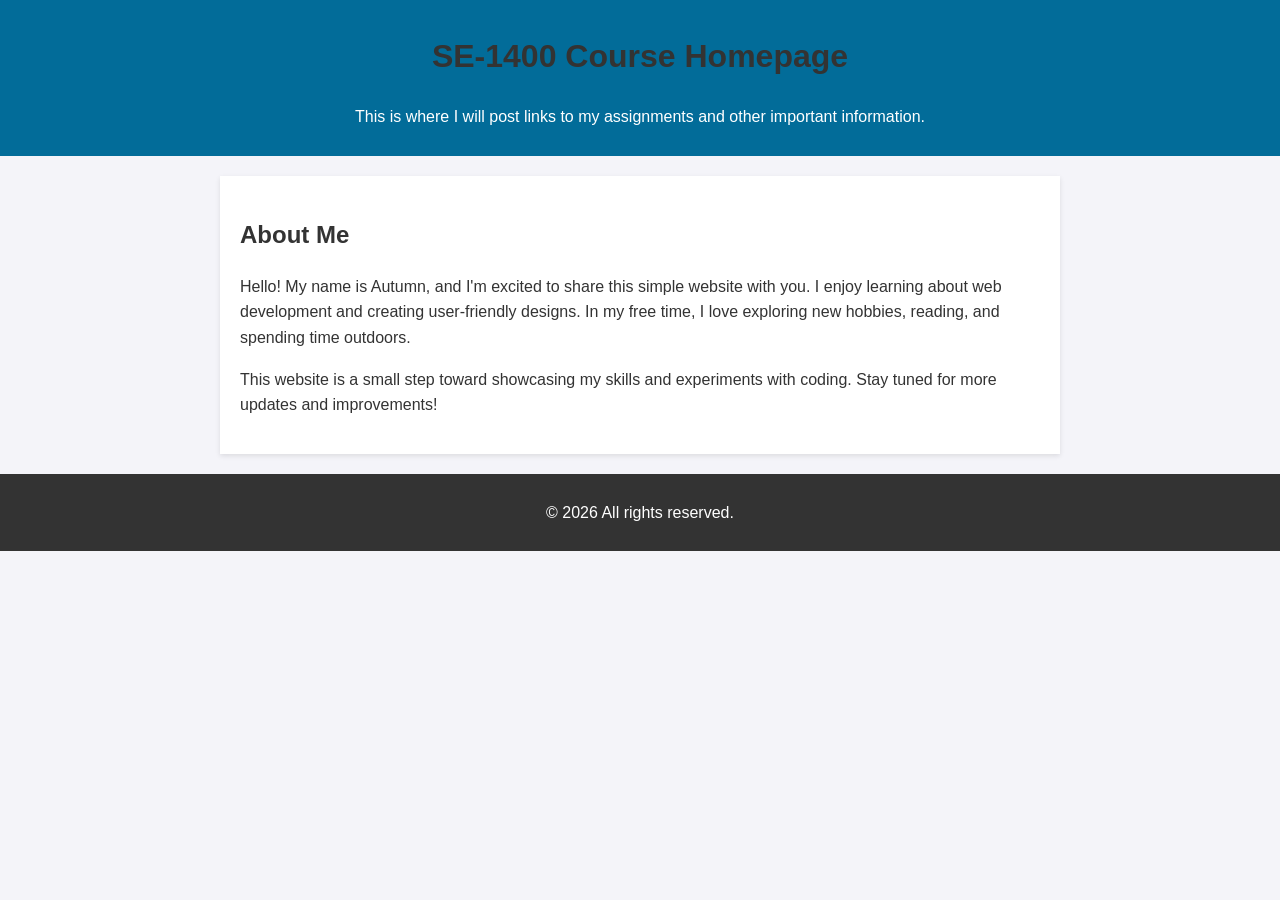
<file: milestone1/index.html>
<!DOCTYPE html>
<html lang="en">

<head>
    <meta charset="UTF-8">
    <meta name="viewport" content="width=device-width, initial-scale=1.0">
    <meta name="robots" content="noindex, nofollow">
    <title>SE1400 Assignmnet Files</title>
    <style>
        body {
            font-family: Arial, sans-serif;
            line-height: 1.6;
            margin: 0;
            padding: 0;
            background-color: #f4f4f9;
            color: #333;
        }

        header {
            background: #026c99;
            color: white;
            padding: 10px 0;
            text-align: center;
        }

        section {
            max-width: 800px;
            margin: 20px auto;
            padding: 20px;
            background: white;
            box-shadow: 0 2px 5px rgba(0, 0, 0, 0.1);
        }

        h1,
        h2 {
            color: #333;
        }

        ul {
            list-style: none;
            padding: 0;
        }

        ul li {
            margin: 5px 0;
        }

        ul li a {
            color: #026c99;
            text-decoration: none;
            font-weight: bold;
        }

        ul li a:hover {
            text-decoration: underline;
        }

        footer {
            text-align: center;
            padding: 10px;
            margin-top: 20px;
            background: #333;
            color: white;
        }
    </style>
</head>

<body>
    <header>
        <h1>SE-1400 Course Homepage</h1>
        <p>This is where I will post links to my assignments and other important information.</p>
    </header>
    <section>
        <h2>About Me</h2>
        <p>Hello! My name is Autumn, and I'm excited to share this simple website with you. I enjoy learning about
            web development and creating user-friendly designs. In my free time, I love exploring new hobbies, reading,
            and spending time outdoors.</p>
        <p>This website is a small step toward showcasing my skills and experiments with coding. Stay tuned for more
            updates and improvements!</p>
    </section>
    <footer>
        <p>&copy; <span id="currentYear"></span> All rights reserved.</p>
    </footer>
    <script>
        document.getElementById('currentYear').textContent = new Date().getFullYear();
    </script>
</body>

</html>
</file>
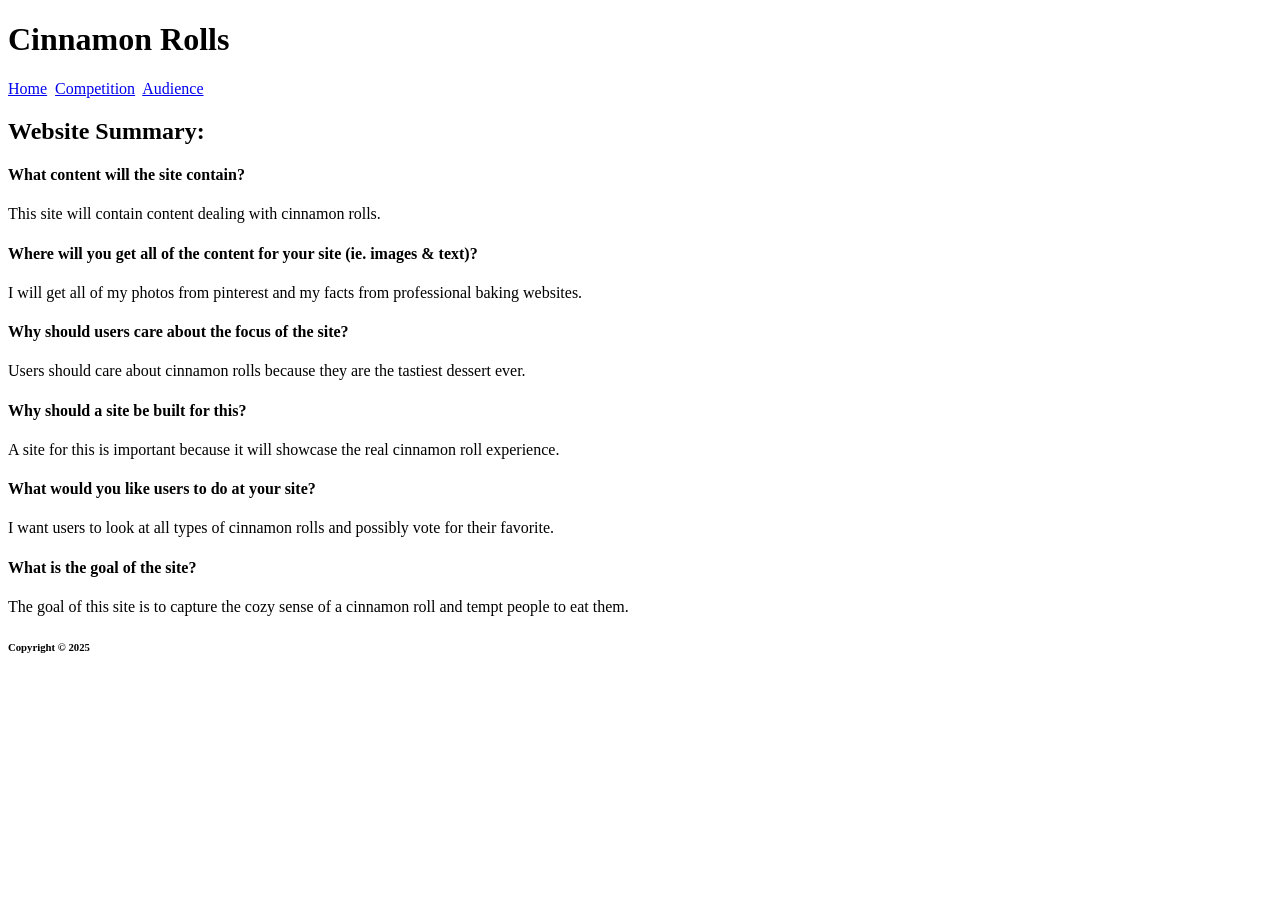
<file: milestone2/index.html>
<!DOCTYPE html>
<html dir="ltr" lang="en">

<head>
    <meta charset="UTF-8">
    <meta name="robots" content="noindex, nofollow">
    <title>Cinnamon Rolls</title>
</head>

<body>
    <header>
        <h1>
            Cinnamon Rolls
        </h1>
    </header>
    <nav>
        <a href="index.html">Home</a>&nbsp;            
        <a href="competition.html">Competition</a>&nbsp;
        <a href="audience.html">Audience</a>&nbsp;

    </nav>
    <main>
        <h2>Website Summary:</h2>
        <h4>What content will the site contain?</h4>
        <p>This site will contain content dealing with cinnamon rolls.</p>
        <h4>Where will you get all of the content for your site (ie. images & text)?</h4>
        <p>I will get all of my photos from pinterest and my facts from professional baking websites.</p>
        <h4>Why should users care about the focus of the site?</h4>
        <p>Users should care about cinnamon rolls because they are the tastiest dessert ever.</p>
        <h4>Why should a site be built for this?</h4>
        <p>A site for this is important because it will showcase the real cinnamon roll experience.</p>
        <h4>What would you like users to do at your site?</h4>
        <p>I want users to look at all types of cinnamon rolls and possibly vote for their favorite.</p>
        <h4>What is the goal of the site?</h4>
        <p>The goal of this site is to capture the cozy sense of a cinnamon roll and tempt people to eat them.</p>
    </main>
</body>

<footer>
    <h6>Copyright &copy 2025</h6>
</footer>

</html>
</file>
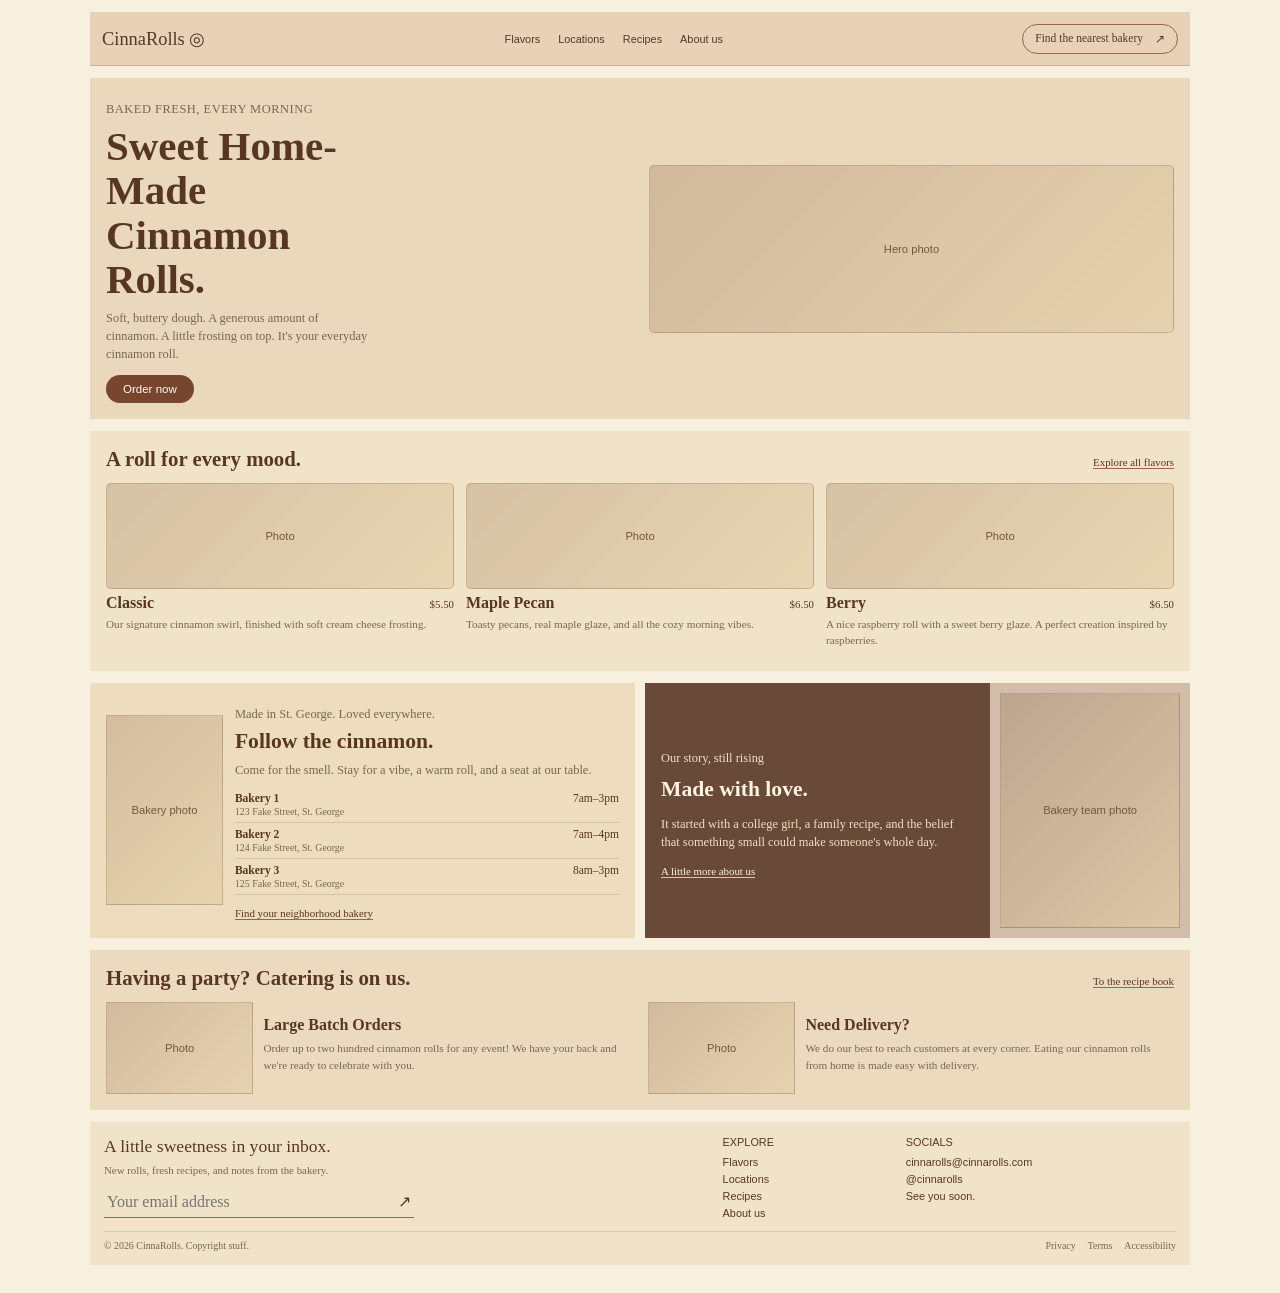
<file: milestone3/index.html>
<!doctype html>
<html lang="en">

<head>
    <meta charset="utf-8">
    <meta name="viewport" content="width=device-width, initial-scale=1">
    <title>CinnaRolls | Homepage Wireframe</title>
    <link rel="stylesheet" href="style.css">
</head>

<body>
    <div class="page-grid">
        <header class="site-header">
            <a class="wordmark" href="#" aria-label="CinnaRolls home">CinnaRolls <span>◎</span></a>
            <nav class="site-nav" aria-label="Main navigation">
                <a href="#flavors">Flavors</a>
                <a href="#locations">Locations</a>
                <a href="#recipes">Recipes</a>
                <a href="#story">About us</a>
            </nav>
            <a class="location-link" href="#locations">Find the nearest bakery <span aria-hidden="true">↗</span></a>
        </header>

        <main class="main-content">
            <section class="hero" aria-labelledby="hero-title">
                <div class="hero-copy">
                    <p class="top-header">Baked fresh, every morning</p>
                    <h1 id="hero-title">Sweet Home-Made Cinnamon Rolls.</h1>
                    <p>Soft, buttery dough. A generous amount of cinnamon. A little frosting on top. It's your everyday
                        cinnamon roll.</p>
                    <a class="button-link" href="#flavors">Order now</a>
                </div>
                <div class="photo-placeholder hero-photo" role="img" aria-label="Cinnamon rolls photo placeholder">
                    <span>Hero photo</span>
                </div>
            </section>

            <section class="flavors" id="flavors" aria-labelledby="flavors-title">
                <div class="section-heading">
                    <h2 id="flavors-title">A roll for every mood.</h2>
                    <a href="#flavors">Explore all flavors</a>
                </div>
                <div class="flavor-list">
                    <article class="flavor-card">
                        <div class="photo-placeholder flavor-photo" role="img"
                            aria-label="Classic cinnamon roll photo placeholder"><span>Photo</span></div>
                        <div class="card-title">
                            <h3>Classic</h3><span>$5.50</span>
                        </div>
                        <p>Our signature cinnamon swirl, finished with soft cream cheese frosting.</p>
                    </article>
                    <article class="flavor-card">
                        <div class="photo-placeholder flavor-photo" role="img"
                            aria-label="Maple pecan cinnamon roll photo placeholder"><span>Photo</span></div>
                        <div class="card-title">
                            <h3>Maple Pecan</h3><span>$6.50</span>
                        </div>
                        <p>Toasty pecans, real maple glaze, and all the cozy morning vibes.</p>
                    </article>
                    <article class="flavor-card">
                        <div class="photo-placeholder flavor-photo" role="img"
                            aria-label="Berry cinnamon roll photo placeholder"><span>Photo</span></div>
                        <div class="card-title">
                            <h3>Berry</h3><span>$6.50</span>
                        </div>
                        <p>A nice raspberry roll with a sweet berry glaze. A perfect creation inspired by raspberries.
                        </p>
                    </article>
                </div>
            </section>

            <section class="locations" id="locations" aria-labelledby="locations-title">
                <div class="photo-placeholder location-photo" role="img" aria-label="Bakery interior photo placeholder">
                    <span>Bakery photo</span></div>
                <div class="location-copy">
                    <p class="eyebrow">Made in St. George. Loved everywhere.</p>
                    <h2 id="locations-title">Follow the cinnamon.</h2>
                    <p>Come for the smell. Stay for a vibe, a warm roll, and a seat at our table.</p>
                    <ul class="bakery-list">
                        <li><strong>Bakery 1</strong><span>7am–3pm</span><small>123 Fake Street, St. George</small></li>
                        <li><strong>Bakery 2</strong><span>7am–4pm</span><small>124 Fake Street, St. George</small></li>
                        <li><strong>Bakery 3</strong><span>8am–3pm</span><small>125 Fake Street, St. George</small></li>
                    </ul>
                    <a href="#locations">Find your neighborhood bakery</a>
                </div>
            </section>

            <section class="story" id="story" aria-labelledby="story-title">
                <div class="story-copy">
                    <p class="eyebrow">Our story, still rising</p>
                    <h2 id="story-title">Made with love.</h2>
                    <p>It started with a college girl, a family recipe, and the belief that something small could make
                        someone's whole day.</p>
                    <a href="#story">A little more about us</a>
                </div>
                <div class="photo-placeholder story-photo" role="img" aria-label="Bakers at work photo placeholder">
                    <span>Bakery team photo</span></div>
            </section>

            <section class="catering" id="recipes" aria-labelledby="catering-title">
                <div class="section-heading">
                    <h2 id="catering-title">Having a party? Catering is on us.</h2>
                    <a href="#recipes">To the recipe book</a>
                </div>
                <div class="catering-list">
                    <article class="catering-card">
                        <div class="photo-placeholder catering-photo" role="img"
                            aria-label="Catering order photo placeholder"><span>Photo</span></div>
                        <div>
                            <h3>Large Batch Orders</h3>
                            <p>Order up to two hundred cinnamon rolls for any event! We have your back and we're ready
                                to celebrate with you.</p>
                        </div>
                    </article>
                    <article class="catering-card">
                        <div class="photo-placeholder catering-photo" role="img"
                            aria-label="Freshly baked rolls photo placeholder"><span>Photo</span></div>
                        <div>
                            <h3>Need Delivery?</h3>
                            <p>We do our best to reach customers at every corner. Eating our cinnamon rolls from home is
                                made easy with delivery.</p>
                        </div>
                    </article>
                </div>
            </section>
        </main>

        <footer class="site-footer">
            <div class="newsletter">
                <h2>A little sweetness in your inbox.</h2>
                <p>New rolls, fresh recipes, and notes from the bakery.</p>
                <form action="#" method="get">
                    <label class="visually-hidden" for="email">Your email address</label>
                    <input id="email" name="email" type="email" placeholder="Your email address">
                    <button type="submit" aria-label="Subscribe">↗</button>
                </form>
            </div>
            <nav class="footer-nav" aria-label="Explore">
                <h2>Explore</h2>
                <a href="#flavors">Flavors</a>
                <a href="#locations">Locations</a>
                <a href="#recipes">Recipes</a>
                <a href="#story">About us</a>
            </nav>
            <div class="social-links">
                <h2>Socials</h2>
                <a href="mailto:hello@cinnarolls.com">cinnarolls@cinnarolls.com</a>
                <a href="#social">@cinnarolls</a>
                <span>See you soon.</span>
            </div>
            <div class="legal">
                <span>© 2026 CinnaRolls. Copyright stuff.</span>
                <div><a href="#privacy">Privacy</a><a href="#terms">Terms</a><a href="#accessibility">Accessibility</a>
                </div>
            </div>
        </footer>
    </div>
</body>

</html>
</file>
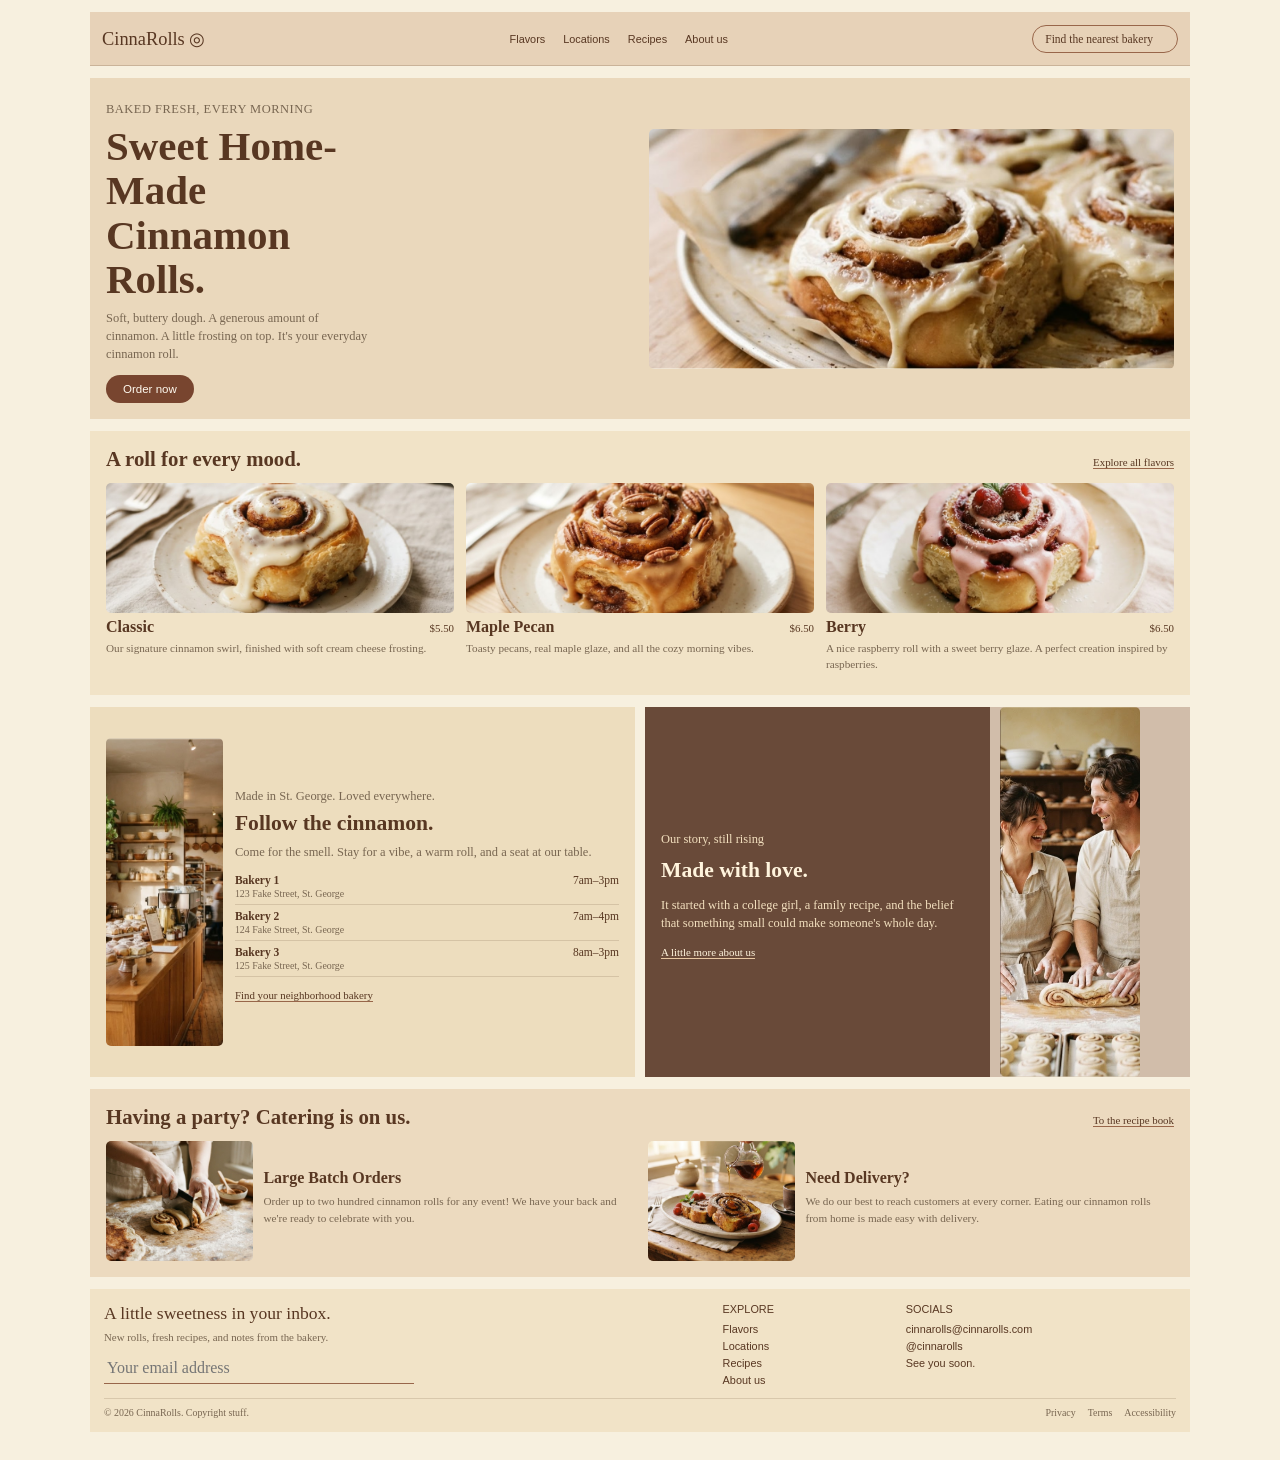
<file: milestone5/index.html>
<!doctype html>
<html lang="en">

<head>
    <meta charset="utf-8">
    <meta name="viewport" content="width=device-width, initial-scale=1">
    <title>CinnaRolls | Homepage Wireframe</title>
    <link rel="stylesheet" href="style.css">
</head>

<body>
    <div class="page-grid">
        <header class="site-header">
            <a class="wordmark" href="#" aria-label="CinnaRolls home">CinnaRolls <span>◎</span></a>
            <nav class="site-nav" aria-label="Main navigation">
                <a href="#flavors">Flavors</a>
                <a href="#locations">Locations</a>
                <a href="#recipes">Recipes</a>
                <a href="#story">About us</a>
            </nav>
            <a class="location-link" href="#locations">Find the nearest bakery <span aria-hidden="true"></span></a>
        </header>

        <main class="main-content">
            <section class="hero" aria-labelledby="hero-title">
                <div class="hero-copy">
                    <p class="top-header">Baked fresh, every morning</p>
                    <h1 id="hero-title">Sweet Home-Made Cinnamon Rolls.</h1>
                    <p>Soft, buttery dough. A generous amount of cinnamon. A little frosting on top. It's your everyday
                        cinnamon roll.</p>
                    <a class="button-link" href="#flavors">Order now</a>
                </div>
                <img class="hero-photo" src="images/TopCinnamonRoll.png" alt="Fresh cinnamon roll with frosting.">
            </section>

            <section class="flavors" id="flavors" aria-labelledby="flavors-title">
                <div class="section-heading">
                    <h2 id="flavors-title">A roll for every mood.</h2>
                    <a href="#flavors">Explore all flavors</a>
                </div>
                <div class="flavor-list">
                    <article class="flavor-card">
                        <img class="flavor-photo" src="images/ClassicRolls.png" alt="Classic cinnamon roll photo">
                        <div class="card-title">
                            <h3>Classic</h3><span>$5.50</span>
                        </div>
                        <p>Our signature cinnamon swirl, finished with soft cream cheese frosting.</p>
                    </article>
                    <article class="flavor-card">
                        <img class="flavor-photo" src="images/MaplePecan.png" alt="Maple pecan cinnamon roll photo">
                        <div class="card-title">
                            <h3>Maple Pecan</h3><span>$6.50</span>
                        </div>
                        <p>Toasty pecans, real maple glaze, and all the cozy morning vibes.</p>
                    </article>
                    <article class="flavor-card">
                        <img class="flavor-photo" src="images/BerryRoll.png" alt="Berry cinnamon roll photo">
                        <div class="card-title">
                            <h3>Berry</h3><span>$6.50</span>
                        </div>
                        <p>A nice raspberry roll with a sweet berry glaze. A perfect creation inspired by raspberries.
                        </p>
                    </article>
                </div>
            </section>

            <section class="locations" id="locations" aria-labelledby="locations-title">
                <img class="location-photo" src="images/Bakery.png" alt="Bakery interior photo.">
                <div class="location-copy">
                    <p class="eyebrow">Made in St. George. Loved everywhere.</p>
                    <h2 id="locations-title">Follow the cinnamon.</h2>
                    <p>Come for the smell. Stay for a vibe, a warm roll, and a seat at our table.</p>
                    <ul class="bakery-list">
                        <li><strong>Bakery 1</strong><span>7am–3pm</span><small>123 Fake Street, St. George</small></li>
                        <li><strong>Bakery 2</strong><span>7am–4pm</span><small>124 Fake Street, St. George</small></li>
                        <li><strong>Bakery 3</strong><span>8am–3pm</span><small>125 Fake Street, St. George</small></li>
                    </ul>
                    <a href="#locations">Find your neighborhood bakery</a>
                </div>
            </section>

            <section class="story" id="story" aria-labelledby="story-title">
                <div class="story-copy">
                    <p class="eyebrow">Our story, still rising</p>
                    <h2 id="story-title">Made with love.</h2>
                    <p>It started with a college girl, a family recipe, and the belief that something small could make
                        someone's whole day.</p>
                    <a href="#story">A little more about us</a>
                </div>
                <img class="story-photo" src="images/FamilyCinnamonRoll.png" alt="Bakers at work photo">
            </section>

            <section class="catering" id="recipes" aria-labelledby="catering-title">
                <div class="section-heading">
                    <h2 id="catering-title">Having a party? Catering is on us.</h2>
                    <a href="#recipes">To the recipe book</a>
                </div>
                <div class="catering-list">
                    <article class="catering-card">
                        <img class="catering-photo" src="images/CuttingRolls.png" alt="Large batch orders photo">
                        <div>
                            <h3>Large Batch Orders</h3>
                            <p>Order up to two hundred cinnamon rolls for any event! We have your back and we're ready
                                to celebrate with you.</p>
                        </div>
                    </article>
                    <article class="catering-card">
                        <img class="catering-photo" src="images/FrenchToast.png" alt="Freshly baked rolls photo">
                        <div>
                            <h3>Need Delivery?</h3>
                            <p>We do our best to reach customers at every corner. Eating our cinnamon rolls from home is
                                made easy with delivery.</p>
                        </div>
                    </article>
                </div>
            </section>
        </main>

        <footer class="site-footer">
            <div class="newsletter">
                <h2>A little sweetness in your inbox.</h2>
                <p>New rolls, fresh recipes, and notes from the bakery.</p>
                <form action="#" method="get">
                    <label class="visually-hidden" for="email">Your email address</label>
                    <input id="email" name="email" type="email" placeholder="Your email address">
                    <button type="submit" aria-label="Subscribe"></button>
                </form>
            </div>
            <nav class="footer-nav" aria-label="Explore">
                <h2>Explore</h2>
                <a href="#flavors">Flavors</a>
                <a href="#locations">Locations</a>
                <a href="#recipes">Recipes</a>
                <a href="#story">About us</a>
            </nav>
            <div class="social-links">
                <h2>Socials</h2>
                <a href="mailto:hello@cinnarolls.com">cinnarolls@cinnarolls.com</a>
                <a href="#social">@cinnarolls</a>
                <span>See you soon.</span>
            </div>
            <div class="legal">
                <span>© 2026 CinnaRolls. Copyright stuff.</span>
                <div><a href="#privacy">Privacy</a><a href="#terms">Terms</a><a href="#accessibility">Accessibility</a>
                </div>
            </div>
        </footer>
    </div>
</body>

</html>
</file>
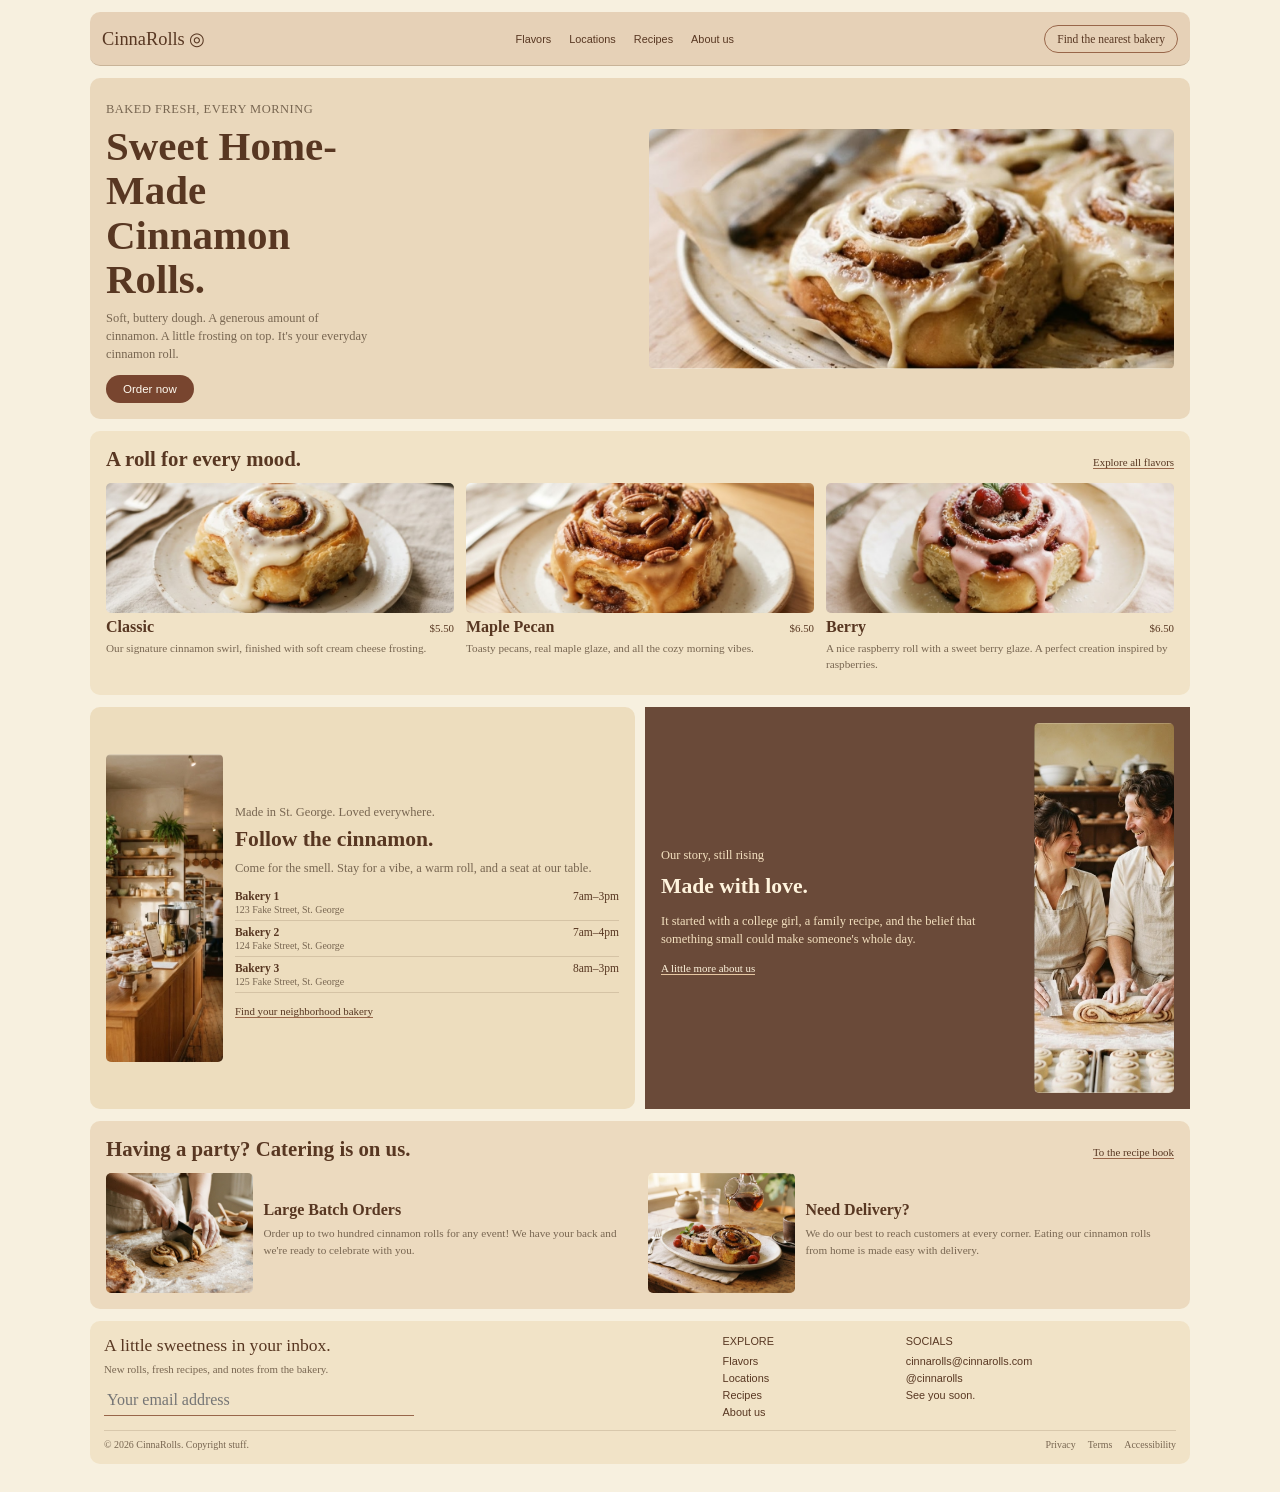
<file: milestone6/index.html>
<!doctype html>
<html lang="en">

<head>
    <meta charset="utf-8">
    <meta name="viewport" content="width=device-width, initial-scale=1">
    <title>CinnaRolls | Homepage Wireframe</title>
    <link rel="stylesheet" href="style.css">
    <script src="menu.js" defer></script>
</head>

<body>
    <div class="page-grid">
        <header class="site-header">
            <a class="wordmark" href="#" aria-label="CinnaRolls home">CinnaRolls <span>◎</span></a>
            <button class="menu-toggle" type="button" aria-label="Open navigation" aria-expanded="false"
                aria-controls="site-nav">
                <span class="menu-icon" aria-hidden="true"></span>
            </button>
            <nav class="site-nav" id="site-nav" aria-label="Main navigation">
                <a href="#flavors">Flavors</a>
                <a href="#locations">Locations</a>
                <a href="#recipes">Recipes</a>
                <a href="#story">About us</a>
            </nav>
            <a class="location-link" href="#locations">Find the nearest bakery</a>
        </header>

        <main class="main-content">
            <section class="hero" aria-labelledby="hero-title">
                <div class="hero-copy">
                    <p class="top-header">Baked fresh, every morning</p>
                    <h1 id="hero-title">Sweet Home-Made Cinnamon Rolls.</h1>
                    <p>Soft, buttery dough. A generous amount of cinnamon. A little frosting on top. It's your everyday
                        cinnamon roll.</p>
                    <a class="button-link" href="#flavors">Order now</a>
                </div>
                <img class="hero-photo" src="images/TopCinnamonRoll.png" alt="Fresh cinnamon roll with frosting.">
            </section>

            <section class="flavors" id="flavors" aria-labelledby="flavors-title">
                <div class="section-heading">
                    <h2 id="flavors-title">A roll for every mood.</h2>
                    <a href="#flavors">Explore all flavors</a>
                </div>
                <div class="flavor-list">
                    <article class="flavor-card">
                        <img class="flavor-photo" src="images/ClassicRolls.png" alt="Classic cinnamon roll photo">
                        <div class="card-title">
                            <h3>Classic</h3><span>$5.50</span>
                        </div>
                        <p>Our signature cinnamon swirl, finished with soft cream cheese frosting.</p>
                    </article>
                    <article class="flavor-card">
                        <img class="flavor-photo" src="images/MaplePecan.png" alt="Maple pecan cinnamon roll photo">
                        <div class="card-title">
                            <h3>Maple Pecan</h3><span>$6.50</span>
                        </div>
                        <p>Toasty pecans, real maple glaze, and all the cozy morning vibes.</p>
                    </article>
                    <article class="flavor-card">
                        <img class="flavor-photo" src="images/BerryRoll.png" alt="Berry cinnamon roll photo">
                        <div class="card-title">
                            <h3>Berry</h3><span>$6.50</span>
                        </div>
                        <p>A nice raspberry roll with a sweet berry glaze. A perfect creation inspired by raspberries.
                        </p>
                    </article>
                </div>
            </section>

            <section class="locations" id="locations" aria-labelledby="locations-title">
                <img class="location-photo" src="images/Bakery.png" alt="Bakery interior photo.">
                <div class="location-copy">
                    <p class="eyebrow">Made in St. George. Loved everywhere.</p>
                    <h2 id="locations-title">Follow the cinnamon.</h2>
                    <p>Come for the smell. Stay for a vibe, a warm roll, and a seat at our table.</p>
                    <ul class="bakery-list">
                        <li><strong>Bakery 1</strong><span>7am–3pm</span><small>123 Fake Street, St. George</small></li>
                        <li><strong>Bakery 2</strong><span>7am–4pm</span><small>124 Fake Street, St. George</small></li>
                        <li><strong>Bakery 3</strong><span>8am–3pm</span><small>125 Fake Street, St. George</small></li>
                    </ul>
                    <a href="#locations">Find your neighborhood bakery</a>
                </div>
            </section>

            <section class="story" id="story" aria-labelledby="story-title">
                <div class="story-copy">
                    <p class="eyebrow">Our story, still rising</p>
                    <h2 id="story-title">Made with love.</h2>
                    <p>It started with a college girl, a family recipe, and the belief that something small could make
                        someone's whole day.</p>
                    <a href="#story">A little more about us</a>
                </div>
                <img class="story-photo" src="images/FamilyCinnamonRoll.png" alt="Bakers at work photo">
            </section>

            <section class="catering" id="recipes" aria-labelledby="catering-title">
                <div class="section-heading">
                    <h2 id="catering-title">Having a party? Catering is on us.</h2>
                    <a href="#recipes">To the recipe book</a>
                </div>
                <div class="catering-list">
                    <article class="catering-card">
                        <img class="catering-photo" src="images/CuttingRolls.png" alt="Large batch orders photo">
                        <div>
                            <h3>Large Batch Orders</h3>
                            <p>Order up to two hundred cinnamon rolls for any event! We have your back and we're ready
                                to celebrate with you.</p>
                        </div>
                    </article>
                    <article class="catering-card">
                        <img class="catering-photo" src="images/FrenchToast.png" alt="Freshly baked rolls photo">
                        <div>
                            <h3>Need Delivery?</h3>
                            <p>We do our best to reach customers at every corner. Eating our cinnamon rolls from home is
                                made easy with delivery.</p>
                        </div>
                    </article>
                </div>
            </section>
        </main>

        <footer class="site-footer">
            <div class="newsletter">
                <h2>A little sweetness in your inbox.</h2>
                <p>New rolls, fresh recipes, and notes from the bakery.</p>
                <form action="#" method="get">
                    <label class="visually-hidden" for="email">Your email address</label>
                    <input id="email" name="email" type="email" placeholder="Your email address">
                    <button type="submit" aria-label="Subscribe"></button>
                </form>
            </div>
            <nav class="footer-nav" aria-label="Explore">
                <h2>Explore</h2>
                <a href="#flavors">Flavors</a>
                <a href="#locations">Locations</a>
                <a href="#recipes">Recipes</a>
                <a href="#story">About us</a>
            </nav>
            <div class="social-links">
                <h2>Socials</h2>
                <a href="mailto:hello@cinnarolls.com">cinnarolls@cinnarolls.com</a>
                <a href="#social">@cinnarolls</a>
                <span>See you soon.</span>
            </div>
            <div class="legal">
                <span>© 2026 CinnaRolls. Copyright stuff.</span>
                <div><a href="#privacy">Privacy</a><a href="#terms">Terms</a><a href="#accessibility">Accessibility</a>
                </div>
            </div>
        </footer>
    </div>
</body>

</html>
</file>
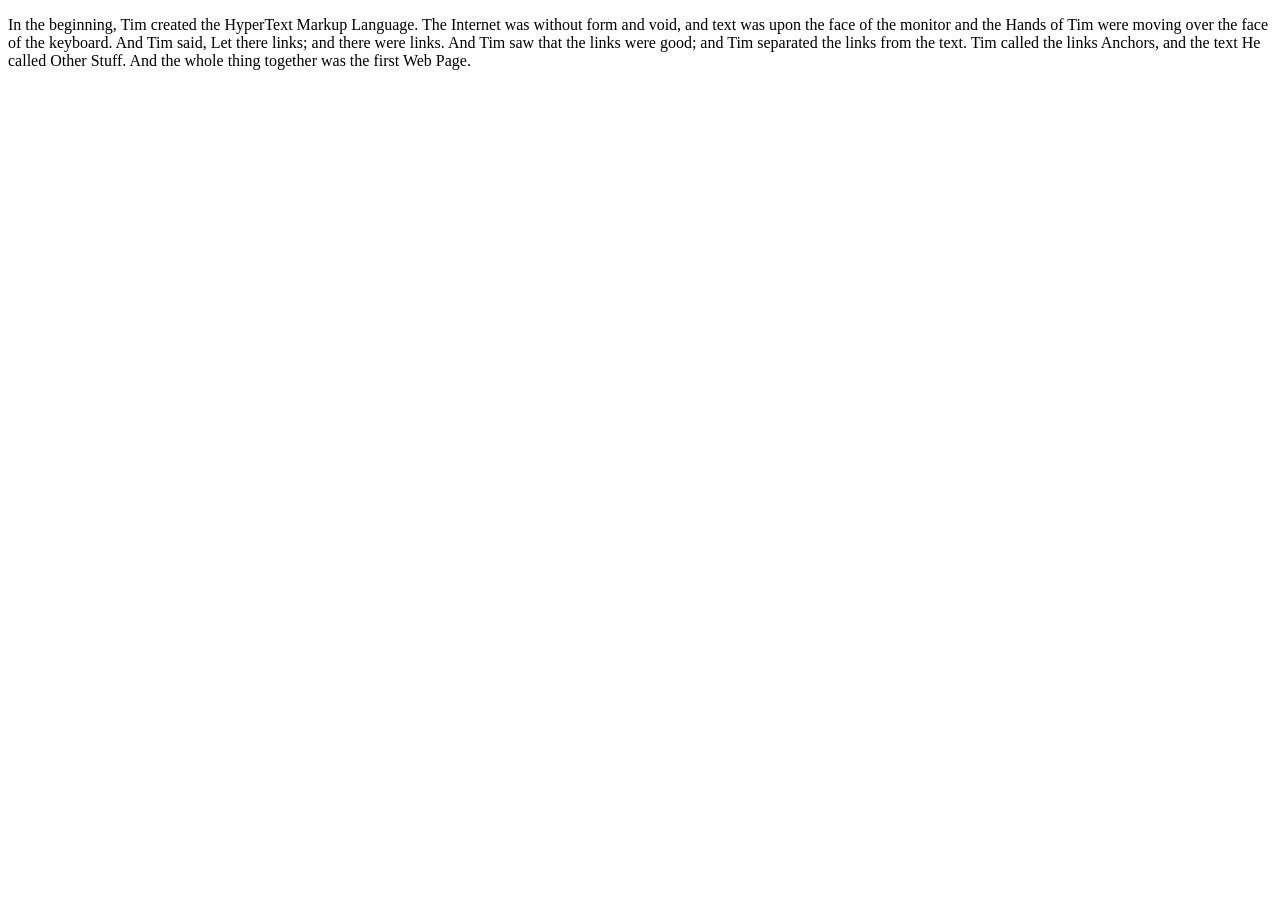
<file: HTMLLesson/firstpage.html>
<!doctype html>
<html lang="en">

<head>
    <meta charset="utf-8">
    <meta name="viewport" content="width=device-width, initial-scale=1.0">
    <title>The First Web Page</title>
</head>

<body>
    <p>
        In the beginning, Tim created the HyperText Markup Language. The Internet was without form and void, and text
        was upon the face of the monitor and the Hands of Tim were moving over the face of the keyboard. And Tim said,
        Let there links; and there were links. And Tim saw that the links were good; and Tim separated the links from
        the text. Tim called the links Anchors, and the text He called Other Stuff. And the whole thing together was the
        first Web Page.
    </p>
</body>

</html>
</file>
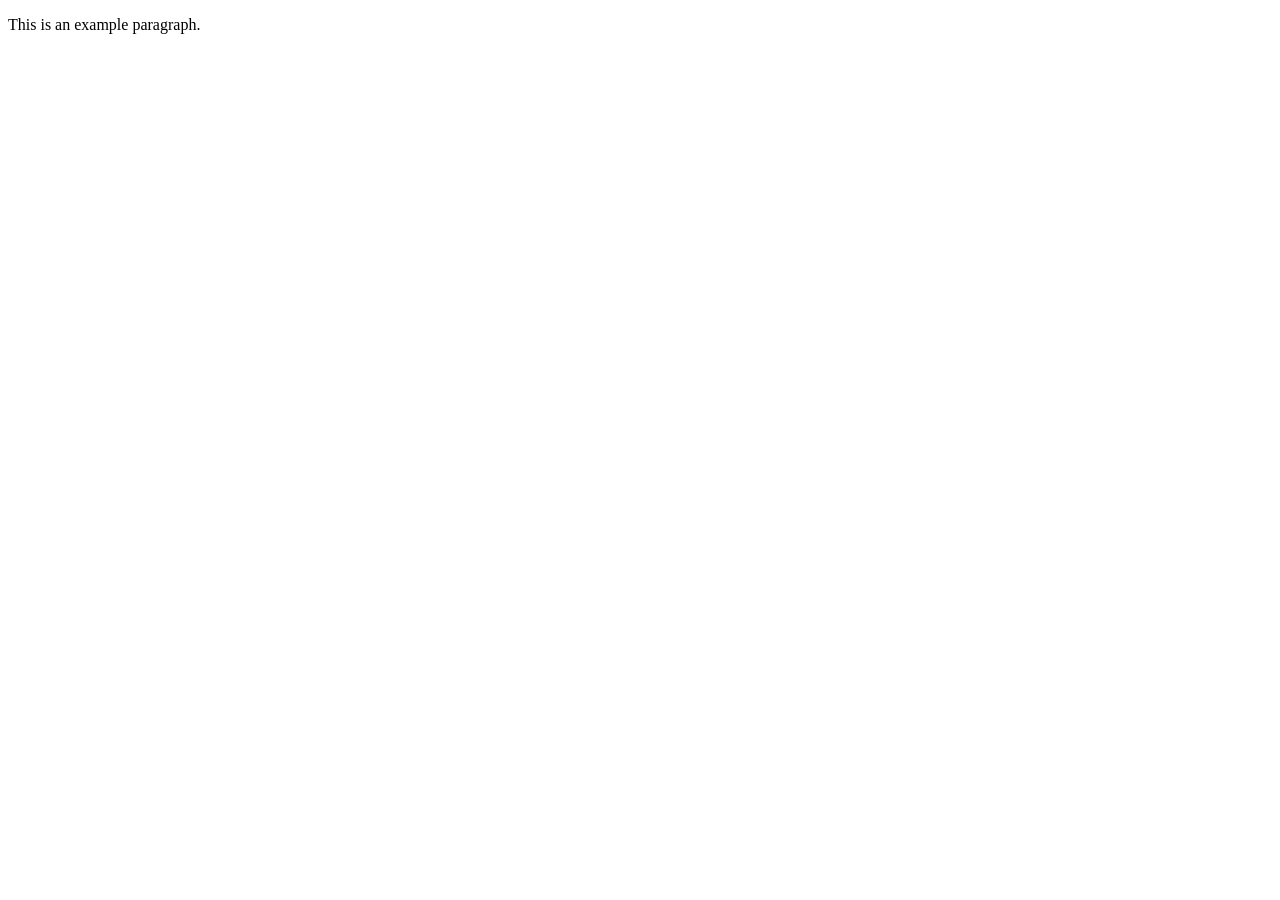
<file: HTMLLesson/mypage.html>
<!doctype html>
<html>

<head>
    <meta charset="utf-8">
    <meta name="viewport" content="width=device-width, initial-scale=1.0">
    <title>About Me</title>
</head>

<body>

<body>
    <p>
        This is an example paragraph.
    </p>
</body>

</html>
</file>
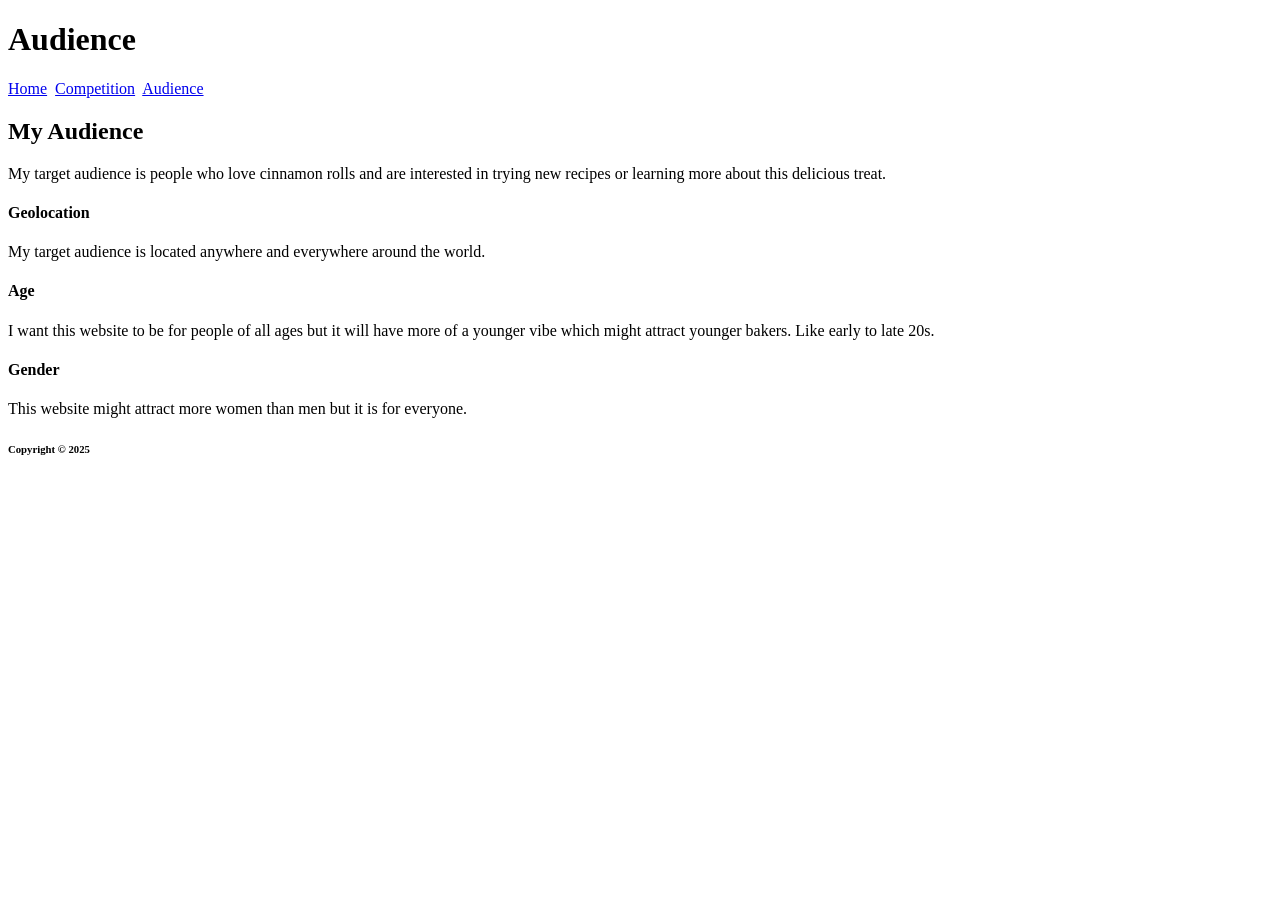
<file: milestone2/audience.html>
<!DOCTYPE html>
<html dir="ltr" lang="en">

<head>
    <meta charset="UTF-8">
    <meta name="robots" content="noindex, nofollow">
    <title>Audience</title>
</head>

<body>
    <header>
        <h1>
            Audience
        </h1>
    </header>
    <nav>
        <a href="index.html">Home</a>&nbsp;
        <a href="competition.html">Competition</a>&nbsp;
        <a href="audience.html">Audience</a>&nbsp;
    </nav>
    <main>
        <h2>My Audience</h2>
        <p>My target audience is people who love cinnamon rolls and are interested in trying new recipes or learning
            more
            about this delicious treat.</p>
        <h4>Geolocation</h4>
        <p>My target audience is located anywhere and everywhere around the world.</p>
        <h4>Age</h4>
        <p>I want this website to be for people of all ages but it will have more of a younger vibe which might attract
            younger bakers. Like early to late 20s.</p>
        <h4>Gender</h4>
        <p>This website might attract more women than men but it is for everyone.</p>

    </main>
</body>

<footer>
    <h6>Copyright &copy 2025</h6>
</footer>

</html>
</file>
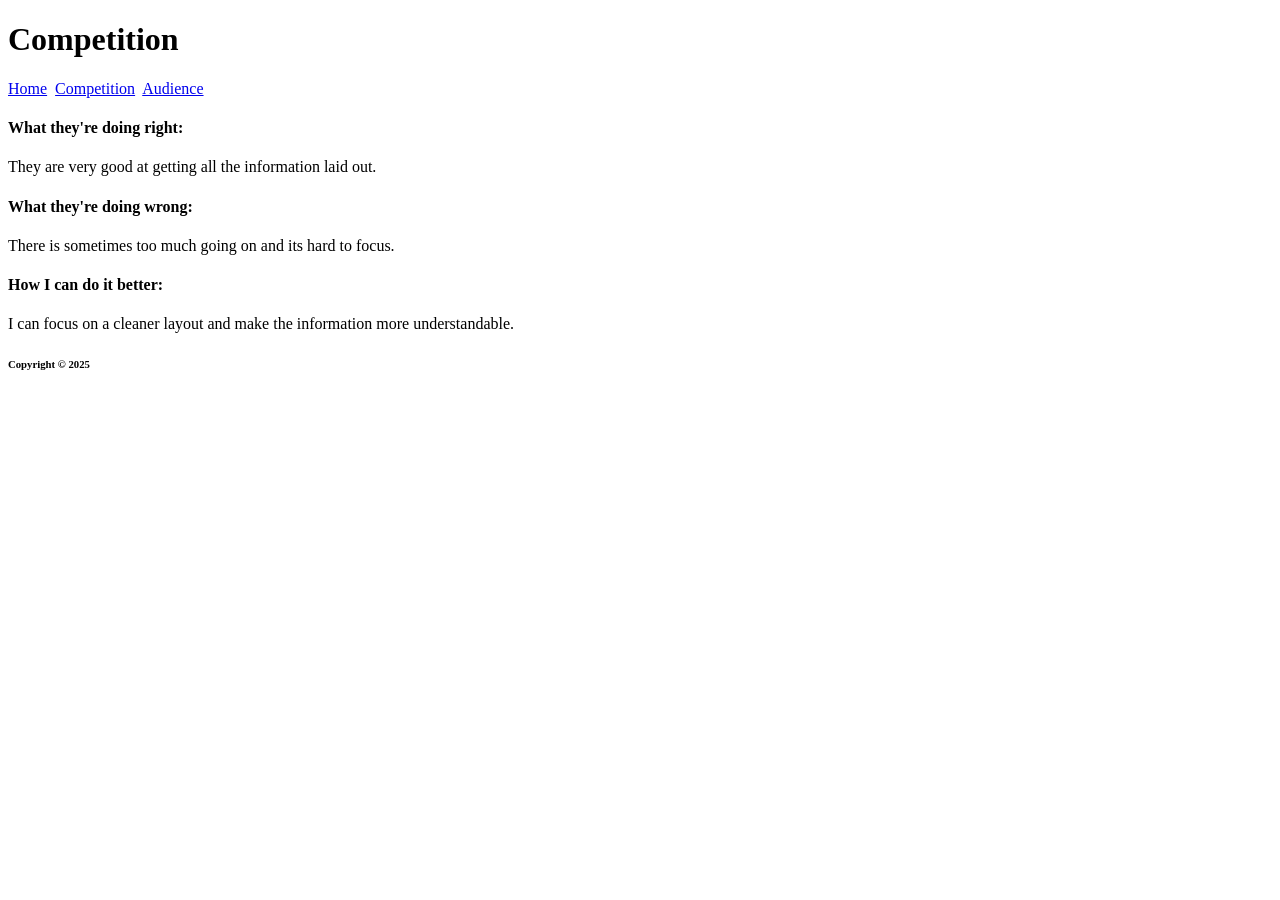
<file: milestone2/competition.html>
<!DOCTYPE html>
<html dir="ltr" lang="en">

<head>
    <meta charset="UTF-8">
    <meta name="robots" content="noindex, nofollow">
    <title>Competition</title>
</head>

<body>
    <header>
        <h1>
            Competition
        </h1>
    </header>
    <nav>
        <a href="index.html">Home</a>&nbsp;
        <a href="competition.html">Competition</a>&nbsp;
        <a href="audience.html">Audience</a>&nbsp;
    </nav>
    <main>
        <h4>What they're doing right:</h4>
        <p>They are very good at getting all the information laid out.</p>
        <h4>What they're doing wrong:</h4>
        <p>There is sometimes too much going on and its hard to focus.</p>
        <h4>How I can do it better:</h4>
        <p>I can focus on a cleaner layout and make the information more understandable.</p>
    </main>
</body>


<footer>
    <h6>Copyright &copy 2025</h6>
</footer>

</html>
</file>
<file: milestone3/style.css>
* {
  box-sizing: border-box;
}

:root {
  color: #583722;
  background: #f7f0df;
  font-family: Georgia, "Times New Roman", serif;
  font-synthesis: none;
}

body {
  margin: 0;
  min-width: 320px;
  background: #f7f0df;
}

a {
  color: inherit;
}

.page-grid {
  display: grid;
  grid-template-columns: minmax(0px, 1fr) repeat(6, minmax(0, 175px)) minmax(0px, 1fr);
  gap: 12px 10px;
  max-width: 1360px;
  margin: 0 auto;
  padding: 12px 0 28px;
}

.site-header,
.main-content,
.site-footer {
  grid-column: 2 / 8;
}

.site-header {
  display: flex;
  min-height: 54px;
  align-items: center;
  justify-content: space-between;
  gap: 16px;
  padding: 10px 12px;
  background: rgba(192, 139, 94, 0.3);
  border-bottom: 1px solid rgba(88, 55, 34, 0.2);
}

.wordmark {
  flex: 0 0 auto;
  font-size: 1.15rem;
  text-decoration: none;
}

.wordmark span {
  font-weight: bold;
}

.site-nav {
  display: flex;
  flex-wrap: wrap;
  justify-content: center;
  gap: 8px 18px;
  font-family: Arial, sans-serif;
  font-size: 0.68rem;
}

.site-nav a,
.location-link,
.section-heading > a,
.location-copy > a,
.story-copy > a {
  text-decoration: none;
}

.location-link {
  display: flex;
  flex: 0 0 auto;
  justify-content: space-between;
  gap: 12px;
  padding: 7px 12px;
  border: 1px solid #98664a;
  border-radius: 20px;
  font-size: 0.72rem;
}

.main-content {
  display: contents;
}

.hero,
.flavors,
.locations,
.story,
.catering {
  min-width: 0;
  padding: 16px;
}

.hero {
  display: grid;
  grid-column: 2 / 8;
  grid-template-columns: repeat(2, minmax(0, 1fr));
  align-items: center;
  gap: 18px;
  min-height: 205px;
  background: rgba(202, 160, 106, 0.3);
}

.hero-copy h1 {
  max-width: 14ch;
  margin: 5px 0 8px;
  font-size: clamp(1.7rem, 3.2vw, 2.6rem);
  line-height: 1.08;
}

.hero-copy p:not(.eyebrow) {
  max-width: 42ch;
}

.hero-copy > p,
.location-copy > p,
.story-copy > p,
.catering-card p,
.flavor-card > p,
.newsletter > p {
  margin: 6px 0;
  color: #786651;
  font-size: 0.78rem;
  line-height: 1.45;
}

.top-header {
  margin: 0;
  color: #805638;
  font-size: 0.65rem;
  letter-spacing: 0.04em;
  text-transform: uppercase;
}

.button-link {
  display: inline-block;
  margin-top: 6px;
  padding: 8px 17px;
  border-radius: 20px;
  background: #78452f;
  color: #fffaf0;
  font-family: Arial, sans-serif;
  font-size: 0.72rem;
  text-decoration: none;
}

.photo-placeholder {
  display: grid;
  min-width: 0;
  place-items: center;
  border: 1px solid rgba(88, 55, 34, 0.2);
  background: linear-gradient(135deg, rgba(132, 93, 59, 0.25), rgba(226, 205, 164, 0.6));
  color: #73583f;
  font-family: Arial, sans-serif;
  font-size: 0.7rem;
}

.hero-photo {
  min-height: 168px;
  border-radius: 5px;
}

.flavors {
  grid-column: 2 / 8;
  background: rgba(224, 194, 143, 0.3);
}

.section-heading,
.card-title {
  display: flex;
  align-items: baseline;
  justify-content: space-between;
  gap: 12px;
}

h2,
h3,
p {
  overflow-wrap: anywhere;
}

.section-heading h2 {
  margin: 0 0 12px;
  font-size: 1.3rem;
}

.section-heading > a,
.location-copy > a,
.story-copy > a {
  border-bottom: 1px solid #98664a;
  font-size: 0.68rem;
}

.flavor-list {
  display: grid;
  grid-template-columns: repeat(3, minmax(0, 1fr));
  gap: 12px;
}

.flavor-card {
  min-width: 0;
}

.flavor-photo {
  min-height: 106px;
  border-radius: 5px;
}

.card-title {
  margin-top: 5px;
}

.card-title h3,
.catering-card h3 {
  margin: 0;
  font-size: 1rem;
}

.card-title span {
  flex: 0 0 auto;
  font-size: 0.68rem;
}

.flavor-card > p {
  margin-top: 4px;
  font-size: 0.7rem;
}

.locations {
  display: grid;
  grid-column: 2 / 5;
  grid-template-columns: minmax(72px, 0.7fr) minmax(0, 2.3fr);
  align-items: center;
  gap: 12px;
  min-height: 235px;
  background: rgba(211, 176, 113, 0.3);
}

.location-photo {
  min-height: 190px;
}

.location-copy h2,
.story-copy h2 {
  margin: 4px 0 7px;
  font-size: 1.35rem;
}

.bakery-list {
  margin: 8px 0;
  padding: 0;
  list-style: none;
}

.bakery-list li {
  display: grid;
  grid-template-columns: 1fr auto;
  gap: 2px 6px;
  padding: 5px 0;
  border-bottom: 1px solid rgba(88, 55, 34, 0.16);
  font-size: 0.72rem;
}

.bakery-list small {
  grid-column: 1 / -1;
  color: #786651;
  font-size: 0.62rem;
}

.story {
  display: grid;
  grid-column: 5 / 8;
  grid-template-columns: 1fr 0.55fr;
  align-items: stretch;
  gap: 10px;
  min-height: 235px;
  padding: 0;
  background: rgba(120, 69, 47, 0.3);
}

.story-copy {
  display: flex;
  flex-direction: column;
  justify-content: center;
  padding: 16px;
  background: rgba(89, 55, 39, 0.86);
  color: #fff4dd;
}

.story-copy .eyebrow,
.story-copy > p {
  color: #f2dfbe;
}

.story-copy > a {
  align-self: flex-start;
  margin-top: 8px;
  border-color: #e6c6a1;
}

.story-photo {
  min-height: 235px;
  margin: 10px 10px 10px 0;
}

.catering {
  grid-column: 2 / 8;
  background: rgba(207, 165, 117, 0.3);
}

.catering-list {
  display: grid;
  grid-template-columns: repeat(2, minmax(0, 1fr));
  gap: 16px;
}

.catering-card {
  display: grid;
  grid-template-columns: minmax(80px, 0.8fr) minmax(0, 2fr);
  align-items: center;
  gap: 10px;
}

.catering-photo {
  min-height: 92px;
}

.catering-card p {
  font-size: 0.7rem;
}

.site-footer {
  display: grid;
  grid-template-columns: minmax(0, 2fr) minmax(70px, 0.55fr) minmax(120px, 0.9fr);
  gap: 12px 18px;
  padding: 14px;
  background: rgba(224, 194, 143, 0.3);
}

.newsletter h2 {
  margin: 0;
  font-size: 1.1rem;
  font-weight: normal;
}

.newsletter > p {
  font-size: 0.68rem;
}

.newsletter form {
  display: flex;
  max-width: 310px;
  margin-top: 8px;
  border-bottom: 1px solid #98664a;
}

.newsletter input,
.newsletter button {
  padding: 6px 3px;
  border: 0;
  background: transparent;
  color: inherit;
  font: inherit;
}

.newsletter input {
  min-width: 0;
  flex: 1;
}

.footer-nav,
.social-links {
  display: flex;
  flex-direction: column;
  gap: 5px;
  font-family: Arial, sans-serif;
  font-size: 0.68rem;
}

.footer-nav h2,
.social-links h2 {
  margin: 0 0 3px;
  font-size: 0.68rem;
  font-weight: normal;
  text-transform: uppercase;
}

.footer-nav a,
.social-links a {
  text-decoration: none;
}

.legal {
  display: flex;
  grid-column: 1 / -1;
  justify-content: space-between;
  gap: 10px;
  padding-top: 8px;
  border-top: 1px solid rgba(88, 55, 34, 0.16);
  color: #786651;
  font-size: 0.62rem;
}

.legal div {
  display: flex;
  gap: 12px;
}

.legal a {
  text-decoration: none;
}

.visually-hidden {
  position: absolute;
  width: 1px;
  height: 1px;
  overflow: hidden;
  clip: rect(0, 0, 0, 0);
  white-space: nowrap;
  clip-path: inset(50%);
}

@media (max-width: 700px) {
  .page-grid {
    gap: 8px;
    padding: 8px 0 18px;
  }

  .site-header {
    flex-wrap: wrap;
  }

  .site-nav {
    order: 3;
    width: 100%;
  }

  .hero {
    grid-template-columns: 1fr;
  }

  .locations,
  .story {
    grid-column: 2 / 8;
  }

  .locations {
    grid-template-columns: minmax(75px, 0.7fr) minmax(0, 2.3fr);
  }

  .catering-list {
    grid-template-columns: 1fr;
  }
}

@media (max-width: 440px) {
  .location-link {
    padding: 6px 8px;
    font-size: 0.65rem;
  }

  .flavor-list {
    grid-template-columns: 1fr;
  }

  .flavor-photo {
    min-height: 130px;
  }

  .locations {
    grid-template-columns: 1fr;
  }

  .location-photo {
    min-height: 120px;
  }

  .story {
    grid-template-columns: 1fr;
    gap: 0;
  }

  .story-photo {
    min-height: 130px;
    margin: 0 10px 10px;
  }

  .site-footer {
    grid-template-columns: repeat(2, minmax(0, 1fr));
  }

  .newsletter {
    grid-column: 1 / -1;
  }

  .legal {
    flex-direction: column;
  }
}
</file>
<file: milestone5/style.css>
* {
  box-sizing: border-box;
}

:root {
  color: #583722;
  background: #f7f0df;
  font-family: Georgia, "Times New Roman", serif;
  font-synthesis: none;
}

body {
  margin: 0;
  min-width: 320px;
  background: #f7f0df;
}

a {
  color: inherit;
}

.page-grid {
  display: grid;
  grid-template-columns: minmax(0px, 1fr) repeat(6, minmax(0, 175px)) minmax(0px, 1fr);
  gap: 12px 10px;
  max-width: 1360px;
  margin: 0 auto;
  padding: 12px 0 28px;
}

.site-header,
.main-content,
.site-footer {
  grid-column: 2 / 8;
}

.site-header {
  display: flex;
  min-height: 54px;
  align-items: center;
  justify-content: space-between;
  gap: 16px;
  padding: 10px 12px;
  background: rgba(192, 139, 94, 0.3);
  border-bottom: 1px solid rgba(88, 55, 34, 0.2);
}

.wordmark {
  flex: 0 0 auto;
  font-size: 1.15rem;
  text-decoration: none;
}

.wordmark span {
  font-weight: bold;
}

.site-nav {
  display: flex;
  flex-wrap: wrap;
  justify-content: center;
  gap: 8px 18px;
  font-family: Arial, sans-serif;
  font-size: 0.68rem;
}

.site-nav a,
.location-link,
.section-heading > a,
.location-copy > a,
.story-copy > a {
  text-decoration: none;
}

.location-link {
  display: flex;
  flex: 0 0 auto;
  justify-content: space-between;
  gap: 12px;
  padding: 7px 12px;
  border: 1px solid #98664a;
  border-radius: 20px;
  font-size: 0.72rem;
}

.main-content {
  display: contents;
}

.hero,
.flavors,
.locations,
.story,
.catering {
  min-width: 0;
  padding: 16px;
}

.hero {
  display: grid;
  grid-column: 2 / 8;
  grid-template-columns: repeat(2, minmax(0, 1fr));
  align-items: center;
  gap: 18px;
  min-height: 205px;
  background: rgba(202, 160, 106, 0.3);
}

.hero-copy h1 {
  max-width: 14ch;
  margin: 5px 0 8px;
  font-size: clamp(1.7rem, 3.2vw, 2.6rem);
  line-height: 1.08;
}

.hero-copy p:not(.eyebrow) {
  max-width: 42ch;
}

.hero-copy > p,
.location-copy > p,
.story-copy > p,
.catering-card p,
.flavor-card > p,
.newsletter > p {
  margin: 6px 0;
  color: #786651;
  font-size: 0.78rem;
  line-height: 1.45;
}

.top-header {
  margin: 0;
  color: #805638;
  font-size: 0.65rem;
  letter-spacing: 0.04em;
  text-transform: uppercase;
}

.button-link {
  display: inline-block;
  margin-top: 6px;
  padding: 8px 17px;
  border-radius: 20px;
  background: #78452f;
  color: #fffaf0;
  font-family: Arial, sans-serif;
  font-size: 0.72rem;
  text-decoration: none;
}

.photo-placeholder {
  display: grid;
  min-width: 0;
  place-items: center;
  border: 1px solid rgba(88, 55, 34, 0.2);
  background: linear-gradient(135deg, rgba(132, 93, 59, 0.25), rgba(226, 205, 164, 0.6));
  color: #73583f;
  font-family: Arial, sans-serif;
  font-size: 0.7rem;
}

.hero-photo {
  display: block;
  width: min(550px, 100%);
  height: 240px;
  object-fit: cover;
  border-radius: 5px;
}

.photo-image {
  display: block;
  width: 100%;
  object-fit: cover;
}

.photo-image.hero-photo {
  height: 168px;
}

.flavors {
  grid-column: 2 / 8;
  background: rgba(224, 194, 143, 0.3);
}

.section-heading,
.card-title {
  display: flex;
  align-items: baseline;
  justify-content: space-between;
  gap: 12px;
}

h2,
h3,
p {
  overflow-wrap: anywhere;
}

.section-heading h2 {
  margin: 0 0 12px;
  font-size: 1.3rem;
}

.section-heading > a,
.location-copy > a,
.story-copy > a {
  border-bottom: 1px solid #98664a;
  font-size: 0.68rem;
}

.flavor-list {
  display: grid;
  grid-template-columns: repeat(3, minmax(0, 1fr));
  gap: 12px;
}

.flavor-card {
  min-width: 0;
}

.flavor-photo {
  display: block;
  width: min(350px, 100%);
  height: 130px;
  object-fit: cover;
  border-radius: 5px;
}

.card-title {
  margin-top: 5px;
}

.card-title h3,
.catering-card h3 {
  margin: 0;
  font-size: 1rem;
}

.card-title span {
  flex: 0 0 auto;
  font-size: 0.68rem;
}

.flavor-card > p {
  margin-top: 4px;
  font-size: 0.7rem;
}

.locations {
  display: grid;
  grid-column: 2 / 5;
  grid-template-columns: minmax(72px, 0.7fr) minmax(0, 2.3fr);
  align-items: center;
  gap: 12px;
  min-height: 235px;
  background: rgba(211, 176, 113, 0.3);
}

.location-photo {
  display: block;
  width: min(130px, 100%);
  height: 308px;
  object-fit: cover;
  border-radius: 5px;

}

.location-copy h2,
.story-copy h2 {
  margin: 4px 0 7px;
  font-size: 1.35rem;
}

.bakery-list {
  margin: 8px 0;
  padding: 0;
  list-style: none;
}

.bakery-list li {
  display: grid;
  grid-template-columns: 1fr auto;
  gap: 2px 6px;
  padding: 5px 0;
  border-bottom: 1px solid rgba(88, 55, 34, 0.16);
  font-size: 0.72rem;
}

.bakery-list small {
  grid-column: 1 / -1;
  color: #786651;
  font-size: 0.62rem;
}

.story {
  display: grid;
  grid-column: 5 / 8;
  grid-template-columns: 1fr 0.55fr;
  align-items: stretch;
  gap: 10px;
  min-height: 235px;
  padding: 0;
  background: rgba(120, 69, 47, 0.3);
}

.story-copy {
  display: flex;
  flex-direction: column;
  justify-content: center;
  padding: 16px;
  background: rgba(89, 55, 39, 0.86);
  color: #fff4dd;
}

.story-copy .eyebrow,
.story-copy > p {
  color: #f2dfbe;
}

.story-copy > a {
  align-self: flex-start;
  margin-top: 8px;
  border-color: #e6c6a1;
}

.story-photo {
  display: block;
  width: min(140px, 100%);
  height: 370px;
  object-fit: cover;
  border-radius: 5px;
}

.catering {
  grid-column: 2 / 8;
  background: rgba(207, 165, 117, 0.3);
}

.catering-list {
  display: grid;
  grid-template-columns: repeat(2, minmax(0, 1fr));
  gap: 16px;
}

.catering-card {
  display: grid;
  grid-template-columns: minmax(80px, 0.8fr) minmax(0, 2fr);
  align-items: center;
  gap: 10px;
}

.catering-photo {
  display: block;
  width: min(160px, 100%);
  height: 120px;
  object-fit: cover;
  border-radius: 5px;
}

.catering-card p {
  font-size: 0.7rem;
}

.site-footer {
  display: grid;
  grid-template-columns: minmax(0, 2fr) minmax(70px, 0.55fr) minmax(120px, 0.9fr);
  gap: 12px 18px;
  padding: 14px;
  background: rgba(224, 194, 143, 0.3);
}

.newsletter h2 {
  margin: 0;
  font-size: 1.1rem;
  font-weight: normal;
}

.newsletter > p {
  font-size: 0.68rem;
}

.newsletter form {
  display: flex;
  max-width: 310px;
  margin-top: 8px;
  border-bottom: 1px solid #98664a;
}

.newsletter input,
.newsletter button {
  padding: 6px 3px;
  border: 0;
  background: transparent;
  color: inherit;
  font: inherit;
}

.newsletter input {
  min-width: 0;
  flex: 1;
}

.footer-nav,
.social-links {
  display: flex;
  flex-direction: column;
  gap: 5px;
  font-family: Arial, sans-serif;
  font-size: 0.68rem;
}

.footer-nav h2,
.social-links h2 {
  margin: 0 0 3px;
  font-size: 0.68rem;
  font-weight: normal;
  text-transform: uppercase;
}

.footer-nav a,
.social-links a {
  text-decoration: none;
}

.legal {
  display: flex;
  grid-column: 1 / -1;
  justify-content: space-between;
  gap: 10px;
  padding-top: 8px;
  border-top: 1px solid rgba(88, 55, 34, 0.16);
  color: #786651;
  font-size: 0.62rem;
}

.legal div {
  display: flex;
  gap: 12px;
}

.legal a {
  text-decoration: none;
}

.visually-hidden {
  position: absolute;
  width: 1px;
  height: 1px;
  overflow: hidden;
  clip: rect(0, 0, 0, 0);
  white-space: nowrap;
  clip-path: inset(50%);
}

@media (max-width: 700px) {
  .page-grid {
    gap: 8px;
    padding: 8px 0 18px;
  }

  .site-header {
    flex-wrap: wrap;
  }

  .site-nav {
    order: 3;
    width: 100%;
  }

  .hero {
    grid-template-columns: 1fr;
  }

  .locations,
  .story {
    grid-column: 2 / 8;
  }

  .locations {
    grid-template-columns: minmax(75px, 0.7fr) minmax(0, 2.3fr);
  }

  .catering-list {
    grid-template-columns: 1fr;
  }
}

@media (max-width: 440px) {
  .location-link {
    padding: 6px 8px;
    font-size: 0.65rem;
  }

  .flavor-list {
    grid-template-columns: 1fr;
  }

  .flavor-photo {
    min-height: 130px;
  }

  .locations {
    grid-template-columns: 1fr;
  }

  .location-photo {
    min-height: 120px;
  }

  .story {
    grid-template-columns: 1fr;
    gap: 0;
  }

  .story-photo {
    min-height: 130px;
    margin: 0 10px 10px;
  }

  .site-footer {
    grid-template-columns: repeat(2, minmax(0, 1fr));
  }

  .newsletter {
    grid-column: 1 / -1;
  }

  .legal {
    flex-direction: column;
  }
}
</file>
<file: milestone6/style.css>
* {
  box-sizing: border-box;
}

:root {
  color: #583722;
  background: #f7f0df;
  font-family: Georgia, "Times New Roman", serif;
  font-synthesis: none;
}

body {
  margin: 0;
  min-width: 320px;
  background: #f7f0df;
}

a {
  color: inherit;
}

img {
  max-width: 100%;
}

.page-grid {
  display: grid;
  grid-template-columns: minmax(0px, 1fr) repeat(6, minmax(0, 175px)) minmax(0px, 1fr);
  gap: 12px 10px;
  max-width: 1360px;
  margin: 0 auto;
  padding: 12px 0 28px;
}

.site-header,
.main-content,
.site-footer {
  grid-column: 2 / 8;
}

.site-header,
.hero,
.flavors,
.locations,
.catering,
.site-footer {
  border-radius: 10px;
}

.site-header {
  display: flex;
  flex-wrap: nowrap;
  min-height: 54px;
  align-items: center;
  justify-content: space-between;
  gap: 16px;
  padding: 10px 12px;
  overflow-x: auto;
  background: rgba(192, 139, 94, 0.3);
  border-bottom: 1px solid rgba(88, 55, 34, 0.2);
}

.wordmark {
  flex: 0 0 auto;
  font-size: 1.15rem;
  text-decoration: none;
}

.wordmark span {
  font-weight: bold;
}

.menu-toggle {
  display: none;
  width: 40px;
  height: 40px;
  flex: 0 0 40px;
  align-items: center;
  justify-content: center;
  padding: 8px;
  border: 1px solid #98664a;
  border-radius: 6px;
  background: transparent;
  color: inherit;
  cursor: pointer;
}

.menu-toggle:focus-visible {
  outline: 2px solid #78452f;
  outline-offset: 2px;
}

.menu-icon {
  position: relative;
  display: block;
  width: 20px;
  height: 2px;
  background: currentColor;
}

.menu-icon::before,
.menu-icon::after {
  position: absolute;
  left: 0;
  width: 100%;
  height: 2px;
  background: currentColor;
  content: "";
}

.menu-icon::before {
  top: -6px;
}

.menu-icon::after {
  top: 6px;
}

.site-nav {
  display: flex;
  flex: 0 0 auto;
  flex-wrap: nowrap;
  justify-content: center;
  gap: 8px 18px;
  font-family: Arial, sans-serif;
  font-size: 0.68rem;
  white-space: nowrap;
}

.site-nav a,
.location-link,
.section-heading > a,
.location-copy > a,
.story-copy > a {
  text-decoration: none;
}

.location-link {
  display: flex;
  flex: 0 0 auto;
  justify-content: space-between;
  gap: 12px;
  padding: 7px 12px;
  border: 1px solid #98664a;
  border-radius: 20px;
  font-size: 0.72rem;
  white-space: nowrap;
}

.main-content {
  display: contents;
}

.hero,
.flavors,
.locations,
.story,
.catering {
  min-width: 0;
  padding: 16px;
}

.hero {
  display: grid;
  grid-column: 2 / 8;
  grid-template-columns: repeat(2, minmax(0, 1fr));
  align-items: center;
  gap: 18px;
  min-height: 205px;
  background: rgba(202, 160, 106, 0.3);
}

.hero-copy h1 {
  max-width: 14ch;
  margin: 5px 0 8px;
  font-size: clamp(1.7rem, 3.2vw, 2.6rem);
  line-height: 1.08;
}

.hero-copy p:not(.eyebrow) {
  max-width: 42ch;
}

.hero-copy > p,
.location-copy > p,
.story-copy > p,
.catering-card p,
.flavor-card > p,
.newsletter > p {
  margin: 6px 0;
  color: #786651;
  font-size: 0.78rem;
  line-height: 1.45;
}

.top-header {
  margin: 0;
  color: #805638;
  font-size: 0.65rem;
  letter-spacing: 0.04em;
  text-transform: uppercase;
}

.button-link {
  display: inline-block;
  margin-top: 6px;
  padding: 8px 17px;
  border-radius: 20px;
  background: #78452f;
  color: #fffaf0;
  font-family: Arial, sans-serif;
  font-size: 0.72rem;
  text-decoration: none;
}

.photo-placeholder {
  display: grid;
  min-width: 0;
  place-items: center;
  border: 1px solid rgba(88, 55, 34, 0.2);
  background: linear-gradient(135deg, rgba(132, 93, 59, 0.25), rgba(226, 205, 164, 0.6));
  color: #73583f;
  font-family: Arial, sans-serif;
  font-size: 0.7rem;
  border-radius: 10px;
}

.hero-photo {
  display: flex;
  width: max(600px, 100%);
  height: 240px;
  object-fit: cover;
  border-radius: 5px;
}

.photo-image {
  display: block;
  width: 100%;
  object-fit: cover;
  border-radius: 10px;
}

.photo-image.hero-photo {
  height: 168px;
  border-radius: 10px;
}

.flavors {
  grid-column: 2 / 8;
  background: rgba(224, 194, 143, 0.3);
}

.section-heading,
.card-title {
  display: flex;
  align-items: baseline;
  justify-content: space-between;
  gap: 12px;
}

h2,
h3,
p {
  overflow-wrap: anywhere;
}

.section-heading h2 {
  margin: 0 0 12px;
  font-size: 1.3rem;
}

.section-heading > a,
.location-copy > a,
.story-copy > a {
  border-bottom: 1px solid #98664a;
  font-size: 0.68rem;
}

.flavor-list {
  display: grid;
  grid-template-columns: repeat(3, minmax(0, 1fr));
  gap: 12px;
}

.flavor-card {
  min-width: 0;
}

.flavor-photo {
  display: block;
  width: min(350px, 100%);
  height: 130px;
  object-fit: cover;
  border-radius: 5px;
}

.card-title {
  margin-top: 5px;
}

.card-title h3,
.catering-card h3 {
  margin: 0;
  font-size: 1rem;
}

.card-title span {
  flex: 0 0 auto;
  font-size: 0.68rem;
}

.flavor-card > p {
  margin-top: 4px;
  font-size: 0.7rem;
}

.locations {
  display: grid;
  grid-column: 2 / 5;
  grid-template-columns: minmax(72px, 0.7fr) minmax(0, 2.3fr);
  align-items: center;
  gap: 12px;
  min-height: 235px;
  background: rgba(211, 176, 113, 0.3);
}

.location-photo {
  display: block;
  width: min(130px, 100%);
  height: 308px;
  object-fit: cover;
  border-radius: 5px;

}

.location-copy h2,
.story-copy h2 {
  margin: 4px 0 7px;
  font-size: 1.35rem;
}

.bakery-list {
  margin: 8px 0;
  padding: 0;
  list-style: none;
}

.bakery-list li {
  display: grid;
  grid-template-columns: 1fr auto;
  gap: 2px 6px;
  padding: 5px 0;
  border-bottom: 1px solid rgba(88, 55, 34, 0.16);
  font-size: 0.72rem;
}

.bakery-list small {
  grid-column: 1 / -1;
  color: #786651;
  font-size: 0.62rem;
}

.story {
  display: grid;
  grid-column: 5 / 8;
  grid-template-columns: 1fr 0.55fr;
  align-items: flex;
  gap: 10px;
  min-height: 235px;
  padding: 16px;
  background: #6a4a39;
}


.story-copy {
  display: flex;
  flex-direction: column;
  justify-content: center;
  padding: 0;
  background: transparent;
  color: #fff4dd;
}

.story-copy .eyebrow,
.story-copy > p {
  color: #f2dfbe;
}

.story-copy > a {
  align-self: flex-start;
  margin-top: 8px;
  border-color: #e6c6a1;
}

.story-photo {
  display: block;
  justify-self: end;
  width: min(140px, 100%);
  height: 370px;
  object-fit: cover;
  border-radius: 5px;
}



.catering {
  grid-column: 2 / 8;
  background: rgba(207, 165, 117, 0.3);
}

.catering-list {
  display: grid;
  grid-template-columns: repeat(2, minmax(0, 1fr));
  gap: 16px;
}

.catering-card {
  display: grid;
  grid-template-columns: minmax(80px, 0.8fr) minmax(0, 2fr);
  align-items: center;
  gap: 10px;
}

.catering-photo {
  display: block;
  width: min(160px, 100%);
  height: 120px;
  object-fit: cover;
  border-radius: 5px;
}

.catering-card p {
  font-size: 0.7rem;
}

.site-footer {
  display: grid;
  grid-template-columns: minmax(0, 2fr) minmax(70px, 0.55fr) minmax(120px, 0.9fr);
  gap: 12px 18px;
  padding: 14px;
  background: rgba(224, 194, 143, 0.3);
}

.newsletter h2 {
  margin: 0;
  font-size: 1.1rem;
  font-weight: normal;
}

.newsletter > p {
  font-size: 0.68rem;
}

.newsletter form {
  display: flex;
  max-width: 310px;
  margin-top: 8px;
  border-bottom: 1px solid #98664a;
}

.newsletter input,
.newsletter button {
  padding: 6px 3px;
  border: 0;
  background: transparent;
  color: inherit;
  font: inherit;
}

.newsletter input {
  min-width: 0;
  flex: 1;
}

.footer-nav,
.social-links {
  display: flex;
  flex-direction: column;
  gap: 5px;
  font-family: Arial, sans-serif;
  font-size: 0.68rem;
}

.footer-nav h2,
.social-links h2 {
  margin: 0 0 3px;
  font-size: 0.68rem;
  font-weight: normal;
  text-transform: uppercase;
}

.footer-nav a,
.social-links a {
  text-decoration: none;
}

.legal {
  display: flex;
  grid-column: 1 / -1;
  justify-content: space-between;
  gap: 10px;
  padding-top: 8px;
  border-top: 1px solid rgba(88, 55, 34, 0.16);
  color: #786651;
  font-size: 0.62rem;
}

.legal div {
  display: flex;
  gap: 12px;
}

.legal a {
  text-decoration: none;
}

.visually-hidden {
  position: absolute;
  width: 1px;
  height: 1px;
  overflow: hidden;
  clip: rect(0, 0, 0, 0);
  white-space: nowrap;
  clip-path: inset(50%);
}

@media (max-width: 992px) {
  .page-grid {
    grid-template-columns: minmax(0, 1fr) repeat(6, minmax(0, 128px)) minmax(0, 1fr);
  }
}

@media (max-width: 768px) {
  .page-grid {
    grid-template-columns: 100%;
    gap: 8px;
    padding: 8px 12px 18px;
  }

  .site-header,
  .main-content,
  .site-footer,
  .hero,
  .flavors,
  .locations,
  .story,
  .catering {
    grid-column: 1;
  }

  .site-header {
    gap: 8px;
  }

  .site-nav {
    gap: 8px;
    font-size: 0.62rem;
  }

  .hero {
    grid-template-columns: 1fr;
  }

  .flavor-list {
    grid-template-columns: repeat(2, minmax(0, 1fr));
  }

  .story {
    grid-template-columns: minmax(0, 1fr) minmax(72px, 0.55fr);
  }

  .locations {
    grid-template-columns: minmax(72px, 0.7fr) minmax(0, 2.3fr);
  }

  .catering-list {
    grid-template-columns: 1fr;
  }

}

@media (max-width: 440px) {
  .location-link {
    padding: 6px 8px;
    font-size: 0.65rem;
  }

  .flavor-list {
    grid-template-columns: 1fr;
  }

  .flavor-photo {
    min-height: 130px;
  }

  .site-footer {
    grid-template-columns: repeat(2, minmax(0, 1fr));
  }

  .newsletter {
    grid-column: 1 / -1;
  }

  .legal {
    flex-direction: column;
  }
}

@media (max-width: 500px) {
  .site-header {
    position: relative;
    z-index: 2;
  }

  .site-header.has-menu-toggle {
    overflow: visible;
  }

  .site-header.has-menu-toggle .menu-toggle {
    display: flex;
  }

  .site-header.has-menu-toggle .site-nav {
    position: absolute;
    top: calc(100% + 6px);
    right: 12px;
    z-index: 10;
    display: none;
    min-width: 180px;
    flex-direction: column;
    align-items: stretch;
    gap: 0;
    padding: 6px;
    border: 1px solid #98664a;
    border-radius: 8px;
    background: #f7f0df;
    box-shadow: 0 4px 12px rgba(88, 55, 34, 0.2);
    font-size: 0.85rem;
    white-space: normal;
  }

  .site-header.has-menu-toggle.menu-open .site-nav {
    display: flex;
  }

  .site-header.has-menu-toggle .site-nav a {
    padding: 10px 12px;
  }

  .site-header.has-menu-toggle .site-nav a + a {
    border-top: 1px solid rgba(88, 55, 34, 0.16);
  }
}
</file>
